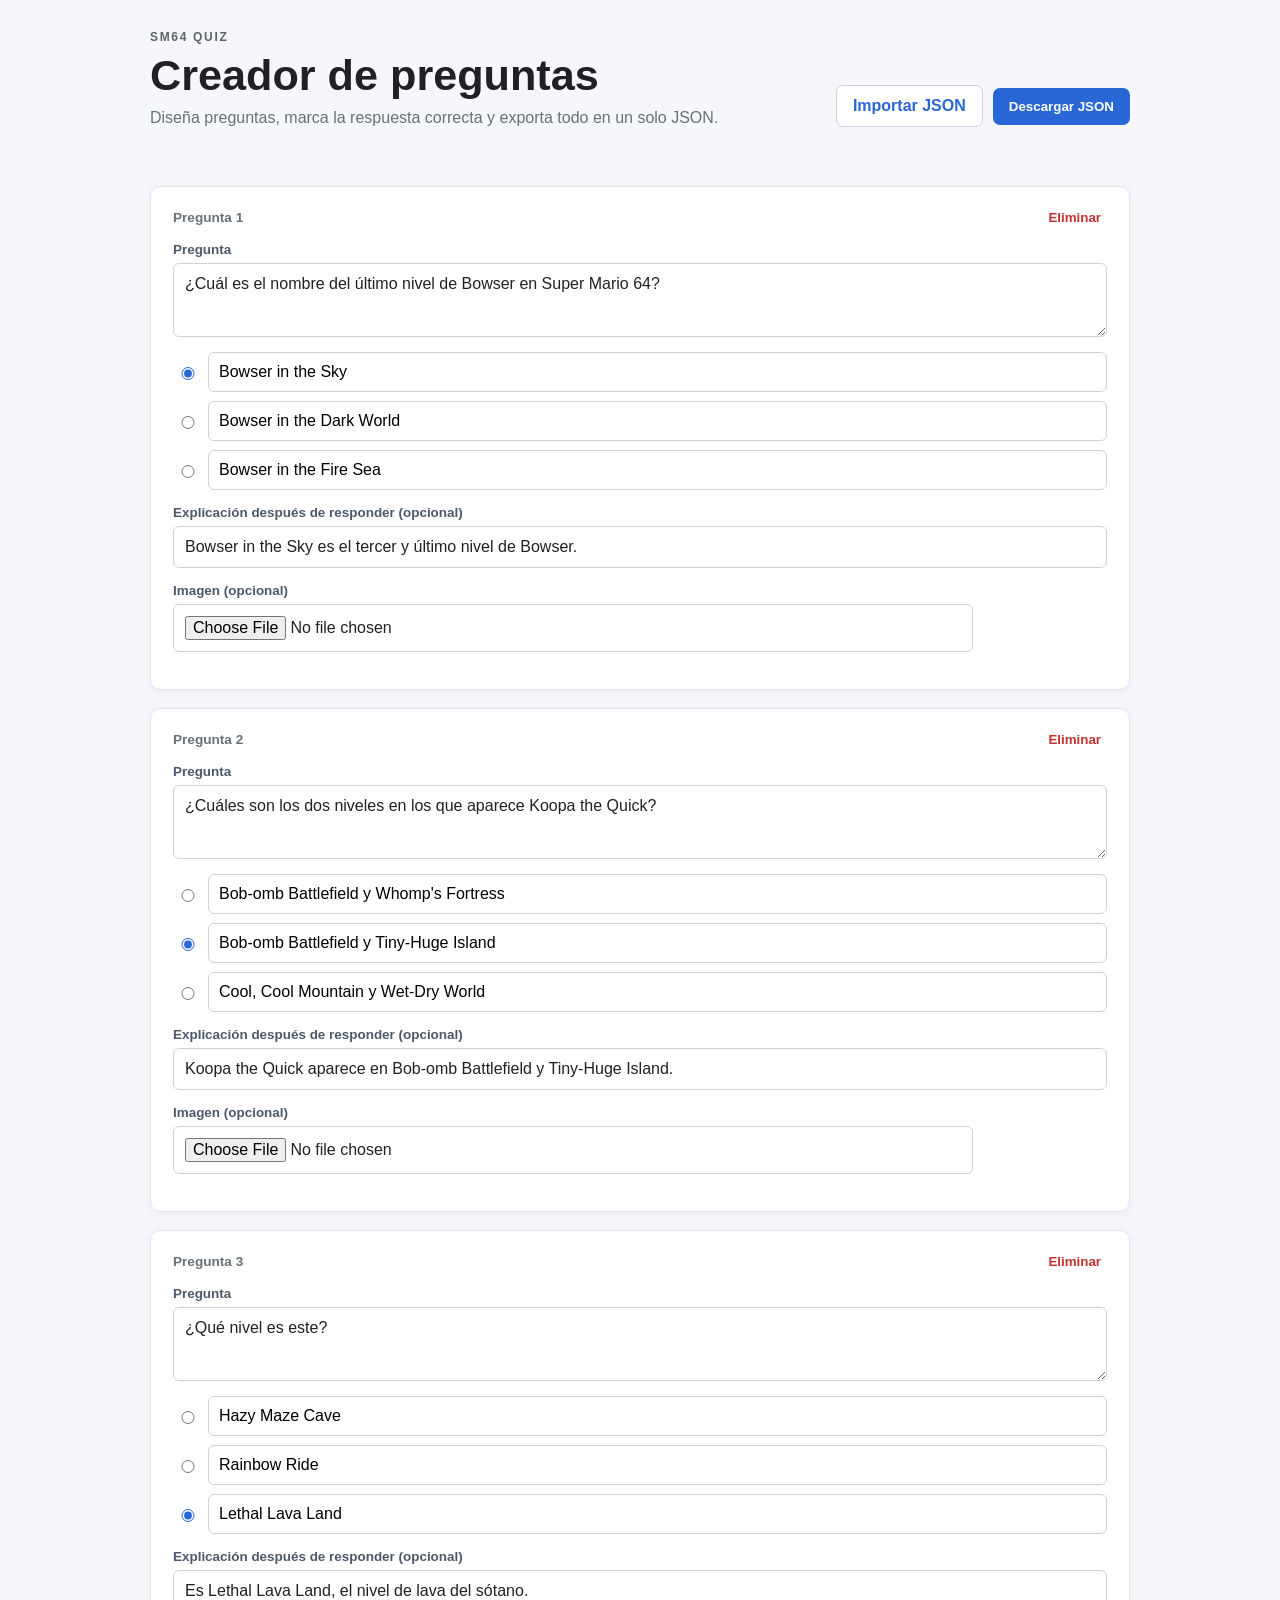
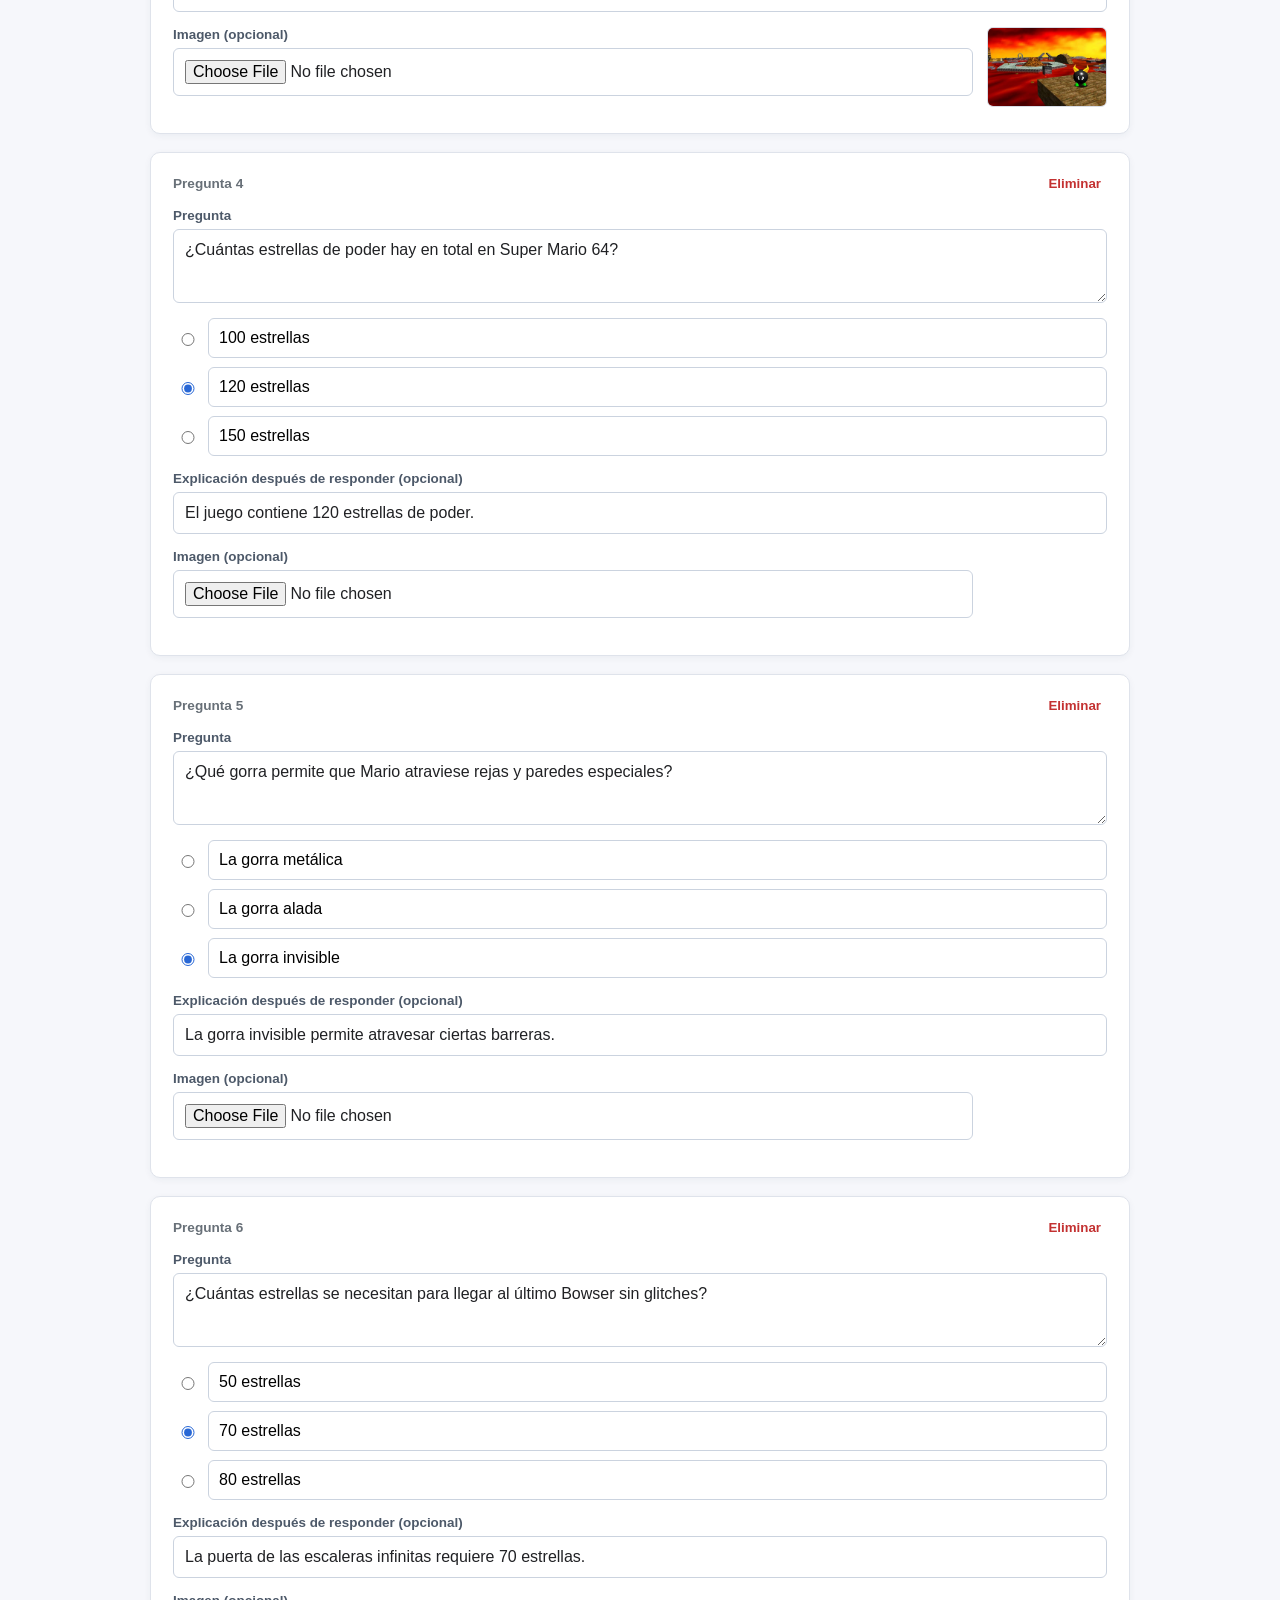
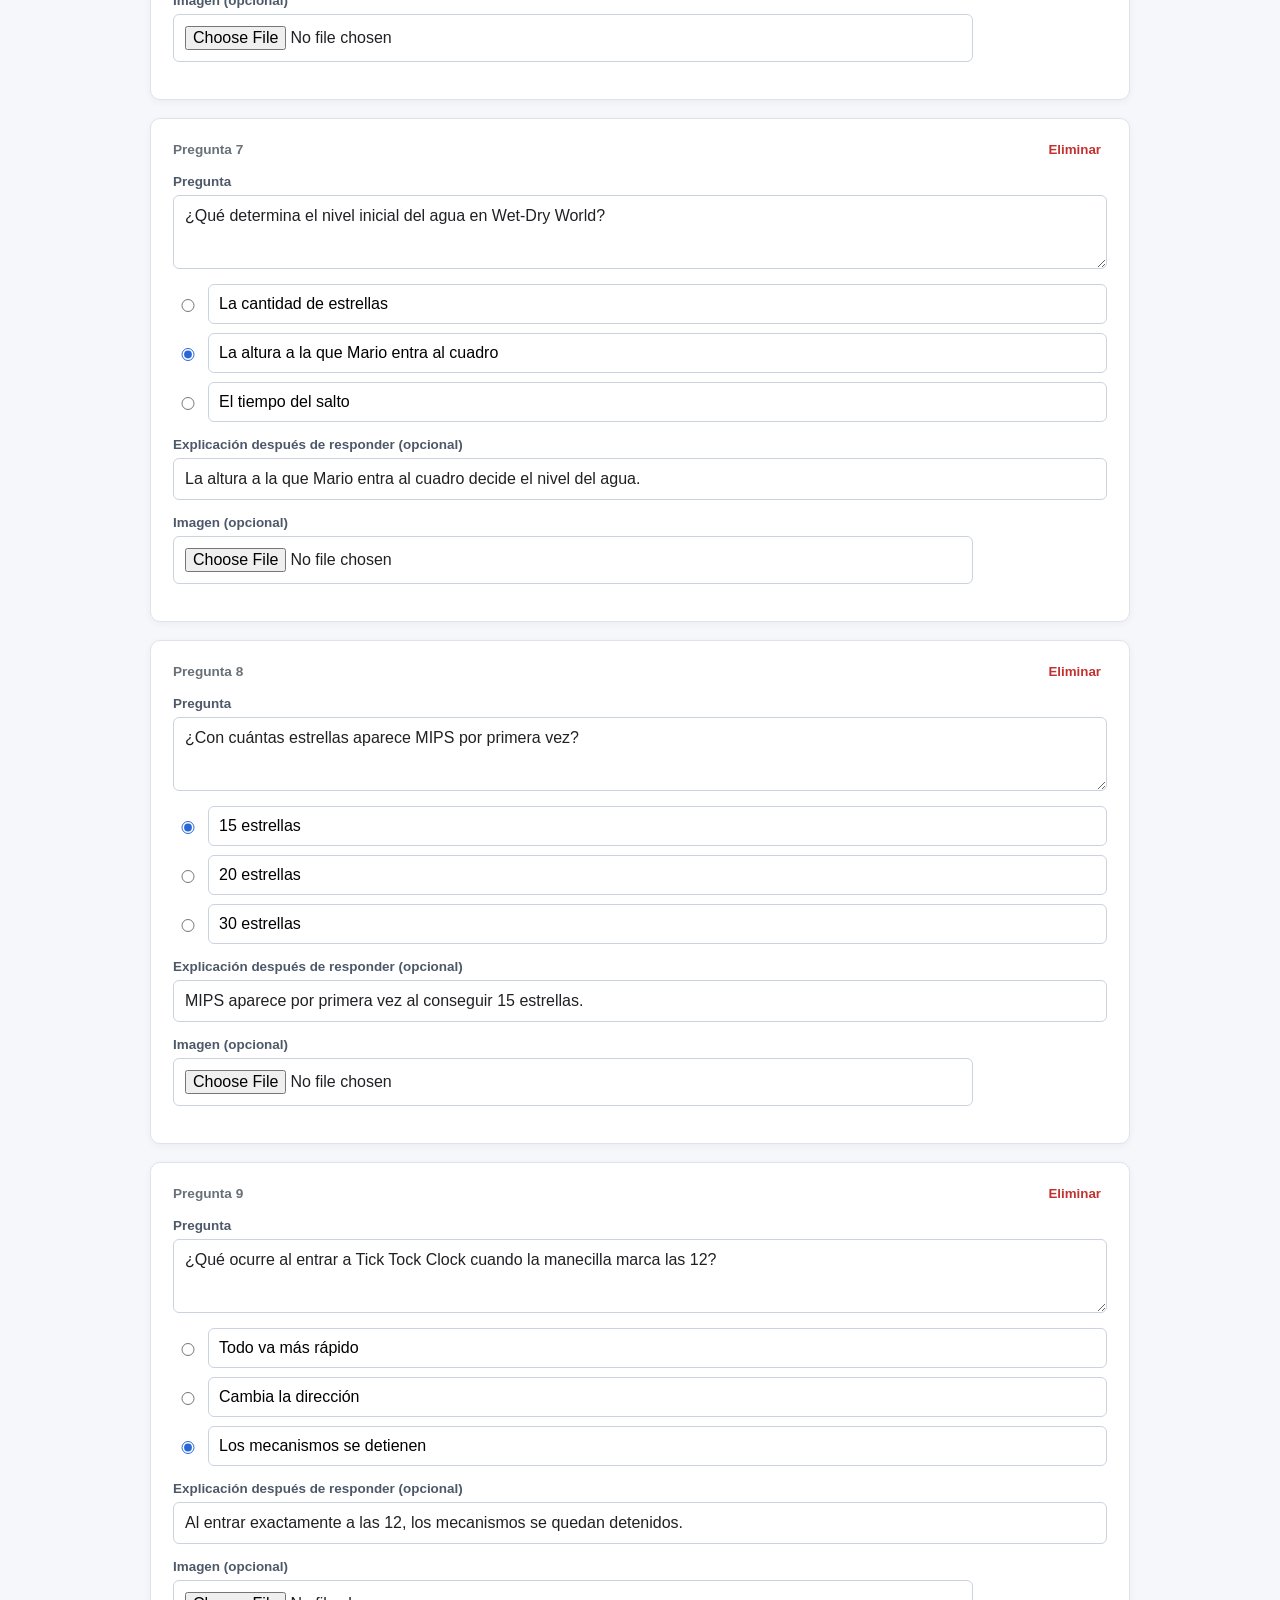
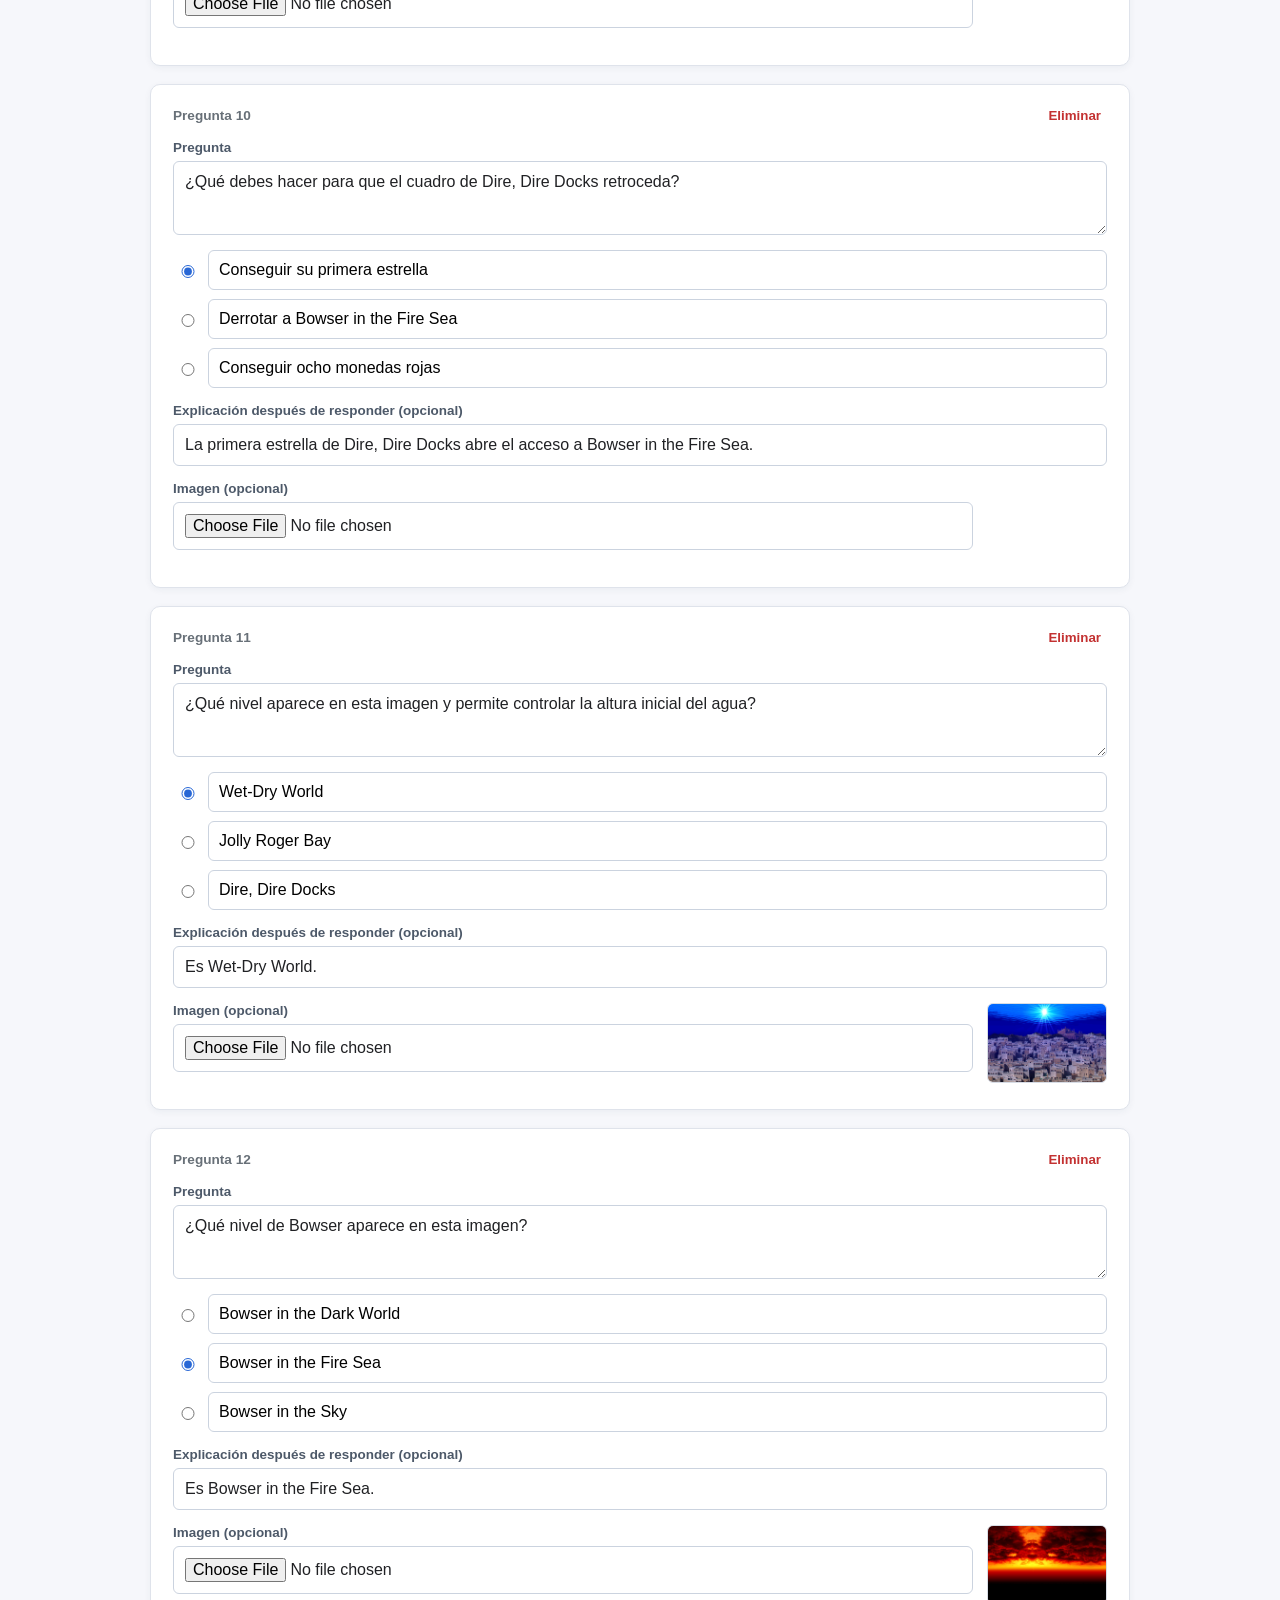
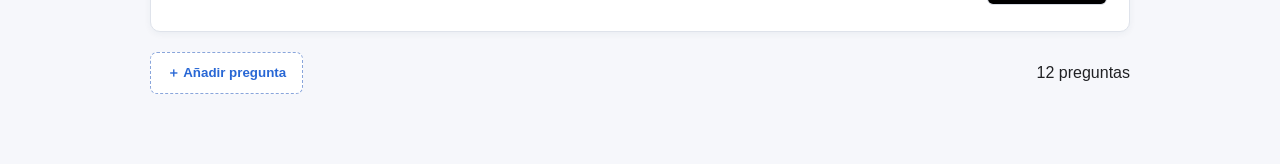
<file: creador.html>
<!doctype html>
<html lang="es">
<head>
  <meta charset="utf-8">
  <meta name="viewport" content="width=device-width,initial-scale=1">
  <title>Creador de preguntas - SM64 Quiz</title>
  <link rel="stylesheet" href="creator.css">
</head>
<body>
  <main class="creator">
    <header class="creator-header">
      <div>
        <p class="eyebrow">SM64 QUIZ</p>
        <h1>Creador de preguntas</h1>
        <p>Diseña preguntas, marca la respuesta correcta y exporta todo en un solo JSON.</p>
      </div>
      <div class="header-actions">
        <label class="button button-light" for="import-file">Importar JSON</label>
        <input id="import-file" type="file" accept="application/json,.json" hidden>
        <button id="download-button" class="button button-main" type="button">Descargar JSON</button>
      </div>
    </header>

    <div id="message" class="message" role="status"></div>
    <section id="question-list" class="question-list"></section>

    <div class="bottom-actions">
      <button id="add-button" class="button button-add" type="button">＋ Añadir pregunta</button>
      <span id="question-count"></span>
    </div>
  </main>
  <script src="creator.js"></script>
</body>
</html>
</file>
<file: creator.css>
:root{font-family:Arial,sans-serif;color:#202124;background:#f6f7fb}*{box-sizing:border-box}body{margin:0}.creator{width:min(980px,calc(100% - 28px));margin:0 auto;padding:30px 0 70px}.creator-header{display:flex;justify-content:space-between;align-items:end;gap:24px;margin-bottom:25px}.eyebrow{margin:0 0 7px;color:#5f6368;font-size:.75rem;font-weight:700;letter-spacing:.14em}.creator h1{margin:0;font-size:clamp(1.8rem,4vw,2.7rem);font-weight:600}.creator-header p:last-child{margin:9px 0 0;color:#687078}.header-actions,.bottom-actions{display:flex;align-items:center;gap:10px}.button{border:0;border-radius:7px;padding:11px 16px;font-weight:700;cursor:pointer}.button:hover{filter:brightness(.96)}.button-main{color:white;background:#2867d5}.button-light{color:#2867d5;background:white;border:1px solid #cbd3e0}.button-add{color:#2867d5;background:white;border:1px dashed #89a5db}.question-list{display:grid;gap:18px}.question-card{padding:22px;border:1px solid #dfe3eb;border-radius:10px;background:white;box-shadow:0 2px 7px #1d35570d}.card-top{display:flex;justify-content:space-between;align-items:center;margin-bottom:16px}.card-number{color:#687078;font-size:.85rem;font-weight:700}.delete-button{border:0;color:#c33131;background:transparent;font-weight:700;cursor:pointer}.field{display:grid;gap:6px;margin-bottom:15px}.field label{font-size:.84rem;font-weight:700;color:#4d5969}.field input,.field textarea,.field select{width:100%;padding:11px;border:1px solid #cbd3df;border-radius:6px;color:inherit;font:inherit;background:white}.field textarea{min-height:74px;resize:vertical}.answers{display:grid;gap:9px;margin-bottom:15px}.answer-row{display:grid;grid-template-columns:28px 1fr;align-items:center;gap:7px}.answer-row input[type=radio]{accent-color:#2867d5}.answer-row input[type=text]{width:100%;padding:10px;border:1px solid #cbd3df;border-radius:6px;font:inherit}.image-row{display:grid;grid-template-columns:1fr 120px;gap:14px;align-items:start}.preview{width:120px;height:80px;object-fit:cover;border:1px solid #d7dce5;border-radius:6px;background:#f0f2f6}.bottom-actions{justify-content:space-between;margin-top:20px}.message{min-height:24px;margin-bottom:10px;color:#287844;font-size:.9rem}.message.error{color:#bd2d2d}@media(max-width:700px){.creator-header{display:block}.header-actions{margin-top:18px}.header-actions .button{flex:1;text-align:center}.image-row{grid-template-columns:1fr}.preview{width:100%;height:130px}.bottom-actions{display:block}.bottom-actions .button{width:100%;margin-bottom:12px}}
</file>
